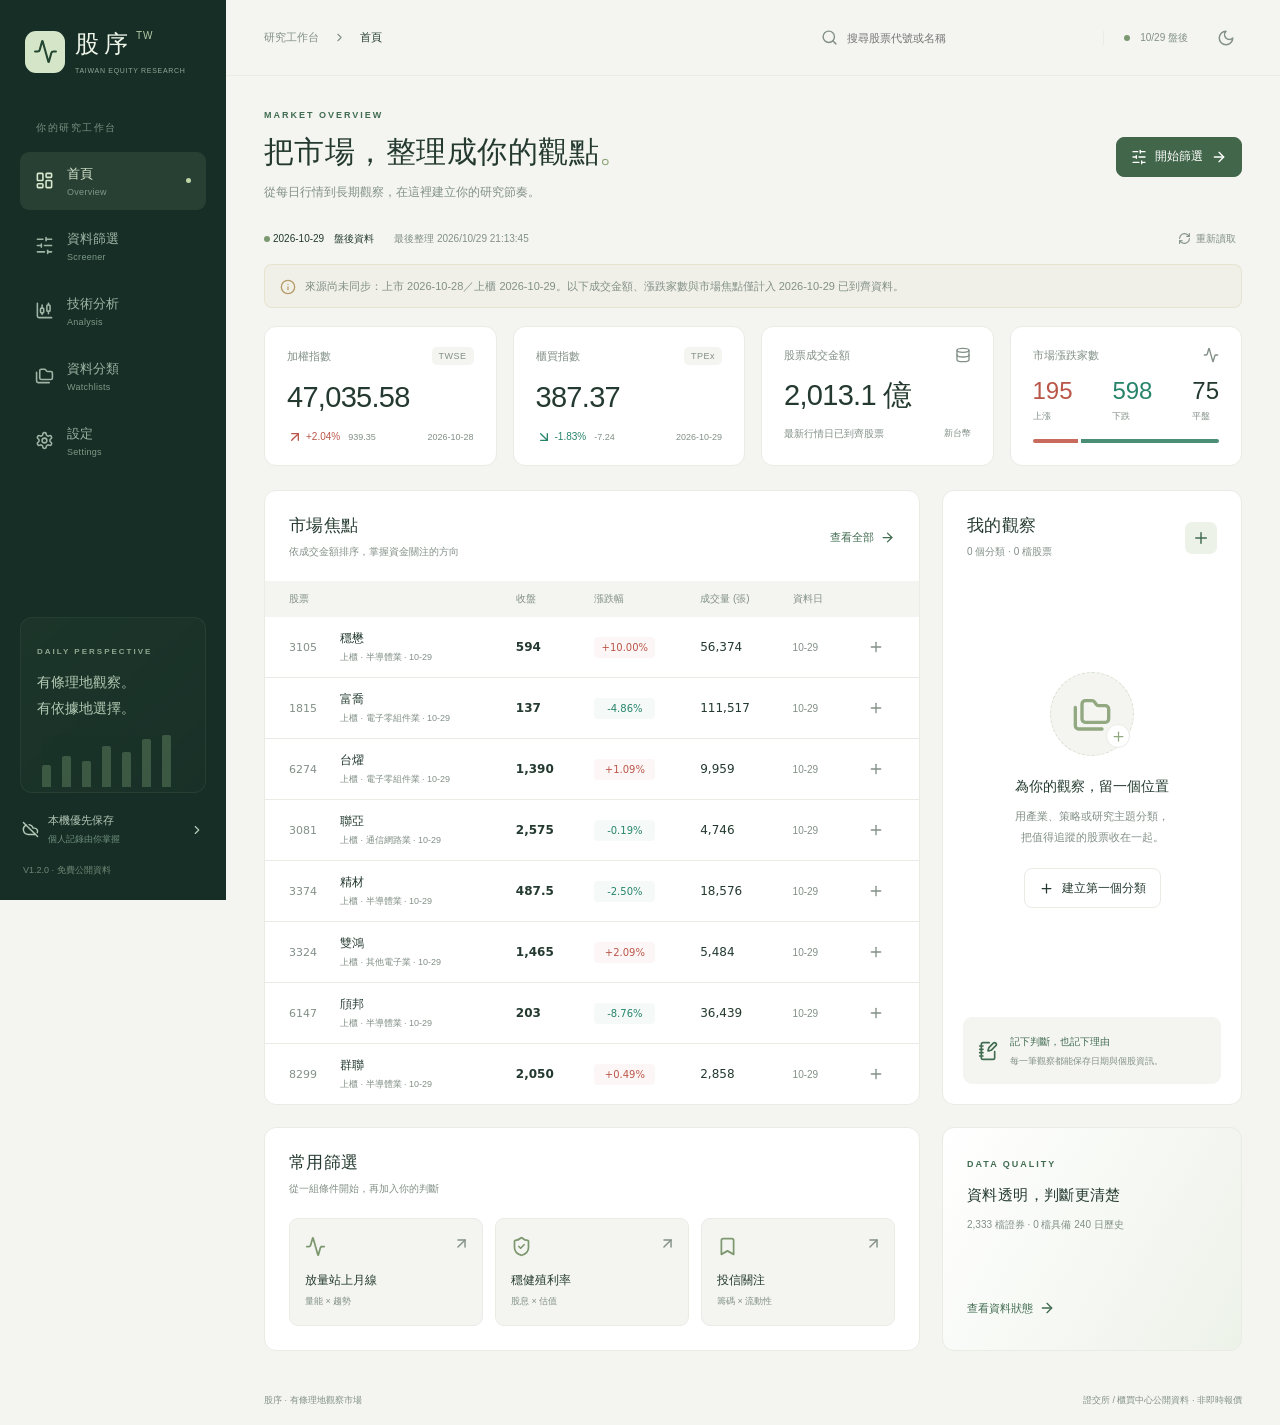
<file: index.html>
<!doctype html><html lang="zh-Hant"><head><meta charset="UTF-8"/><meta name="viewport" content="width=device-width,initial-scale=1,viewport-fit=cover"/><meta name="theme-color" content="#142d28"/><meta name="apple-mobile-web-app-capable" content="yes"/><meta name="apple-mobile-web-app-status-bar-style" content="default"/><meta name="description" content="台股盤後研究工作台：條件篩選、技術分析、分類觀察與私人筆記。"/><link rel="icon" type="image/svg+xml" href="./icon.svg"/><link rel="apple-touch-icon" href="./icon-192.png"/><link rel="manifest" href="./manifest.webmanifest"/><title>股序｜台股研究工作台</title>  <script type="module" crossorigin src="./index-CPgqfp8B.js"></script>
  <link rel="stylesheet" crossorigin href="./index-DztTuJjC.css">
</head><body><div id="root"></div></body></html>
</file>
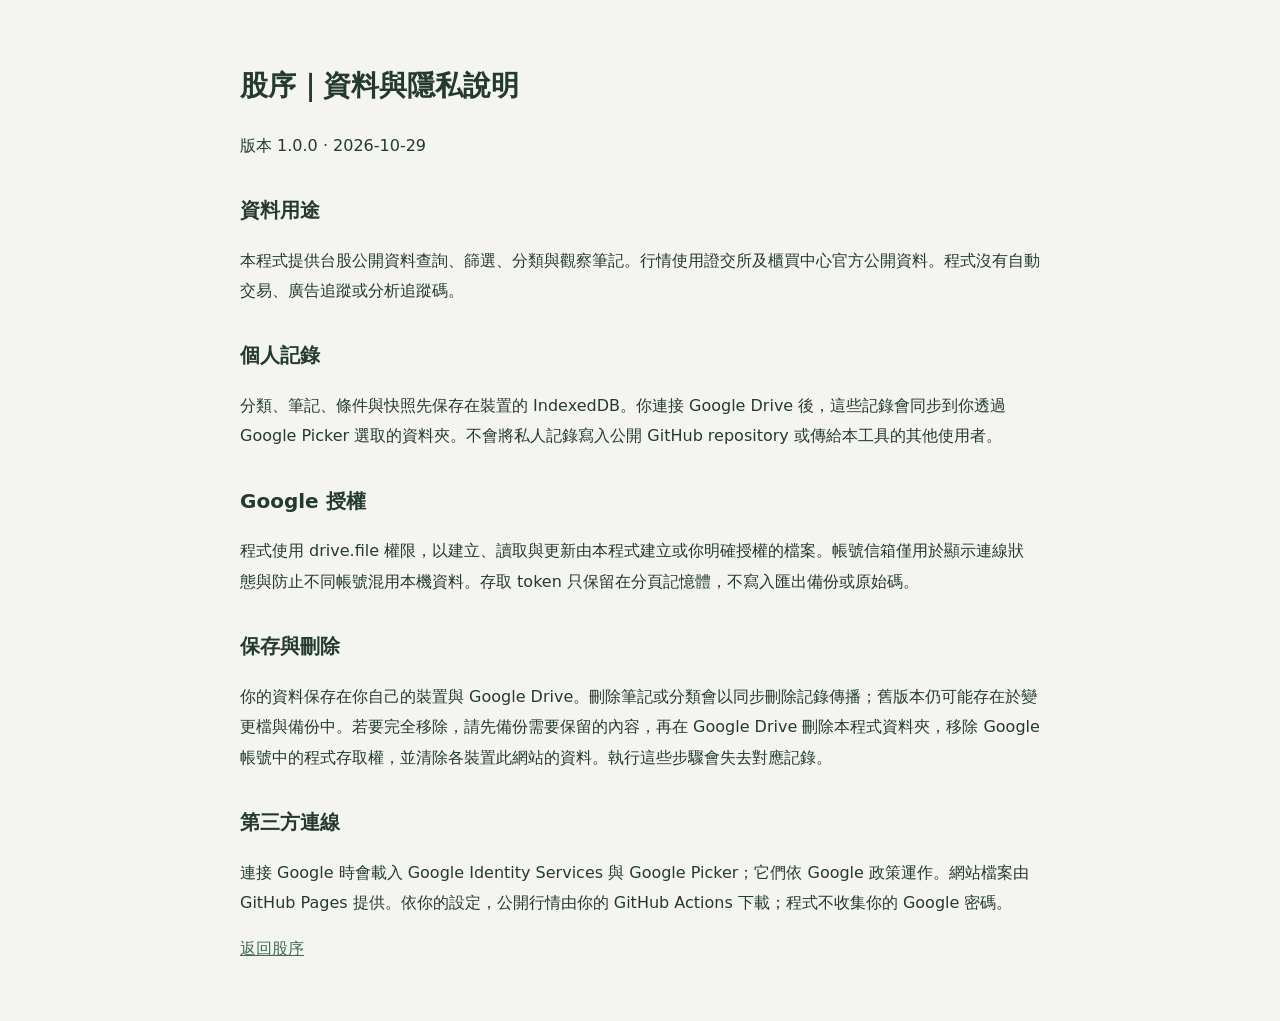
<file: PRIVACY.html>
<!doctype html><html lang="zh-Hant"><meta charset="utf-8"><meta name="viewport" content="width=device-width,initial-scale=1"><title>股序｜資料與隱私說明</title><style>body{font:16px/1.9 system-ui,sans-serif;background:#f4f5f1;color:#243a30;max-width:800px;padding:40px 22px;margin:auto}h1{font-size:28px}h2{font-size:20px;margin-top:30px}a{color:#426c51}</style><h1>股序｜資料與隱私說明</h1><p>版本 1.0.0 · 2026-10-29</p><h2>資料用途</h2><p>本程式提供台股公開資料查詢、篩選、分類與觀察筆記。行情使用證交所及櫃買中心官方公開資料。程式沒有自動交易、廣告追蹤或分析追蹤碼。</p><h2>個人記錄</h2><p>分類、筆記、條件與快照先保存在裝置的 IndexedDB。你連接 Google Drive 後，這些記錄會同步到你透過 Google Picker 選取的資料夾。不會將私人記錄寫入公開 GitHub repository 或傳給本工具的其他使用者。</p><h2>Google 授權</h2><p>程式使用 drive.file 權限，以建立、讀取與更新由本程式建立或你明確授權的檔案。帳號信箱僅用於顯示連線狀態與防止不同帳號混用本機資料。存取 token 只保留在分頁記憶體，不寫入匯出備份或原始碼。</p><h2>保存與刪除</h2><p>你的資料保存在你自己的裝置與 Google Drive。刪除筆記或分類會以同步刪除記錄傳播；舊版本仍可能存在於變更檔與備份中。若要完全移除，請先備份需要保留的內容，再在 Google Drive 刪除本程式資料夾，移除 Google 帳號中的程式存取權，並清除各裝置此網站的資料。執行這些步驟會失去對應記錄。</p><h2>第三方連線</h2><p>連接 Google 時會載入 Google Identity Services 與 Google Picker；它們依 Google 政策運作。網站檔案由 GitHub Pages 提供。依你的設定，公開行情由你的 GitHub Actions 下載；程式不收集你的 Google 密碼。</p><p><a href="./">返回股序</a></p></html>
</file>
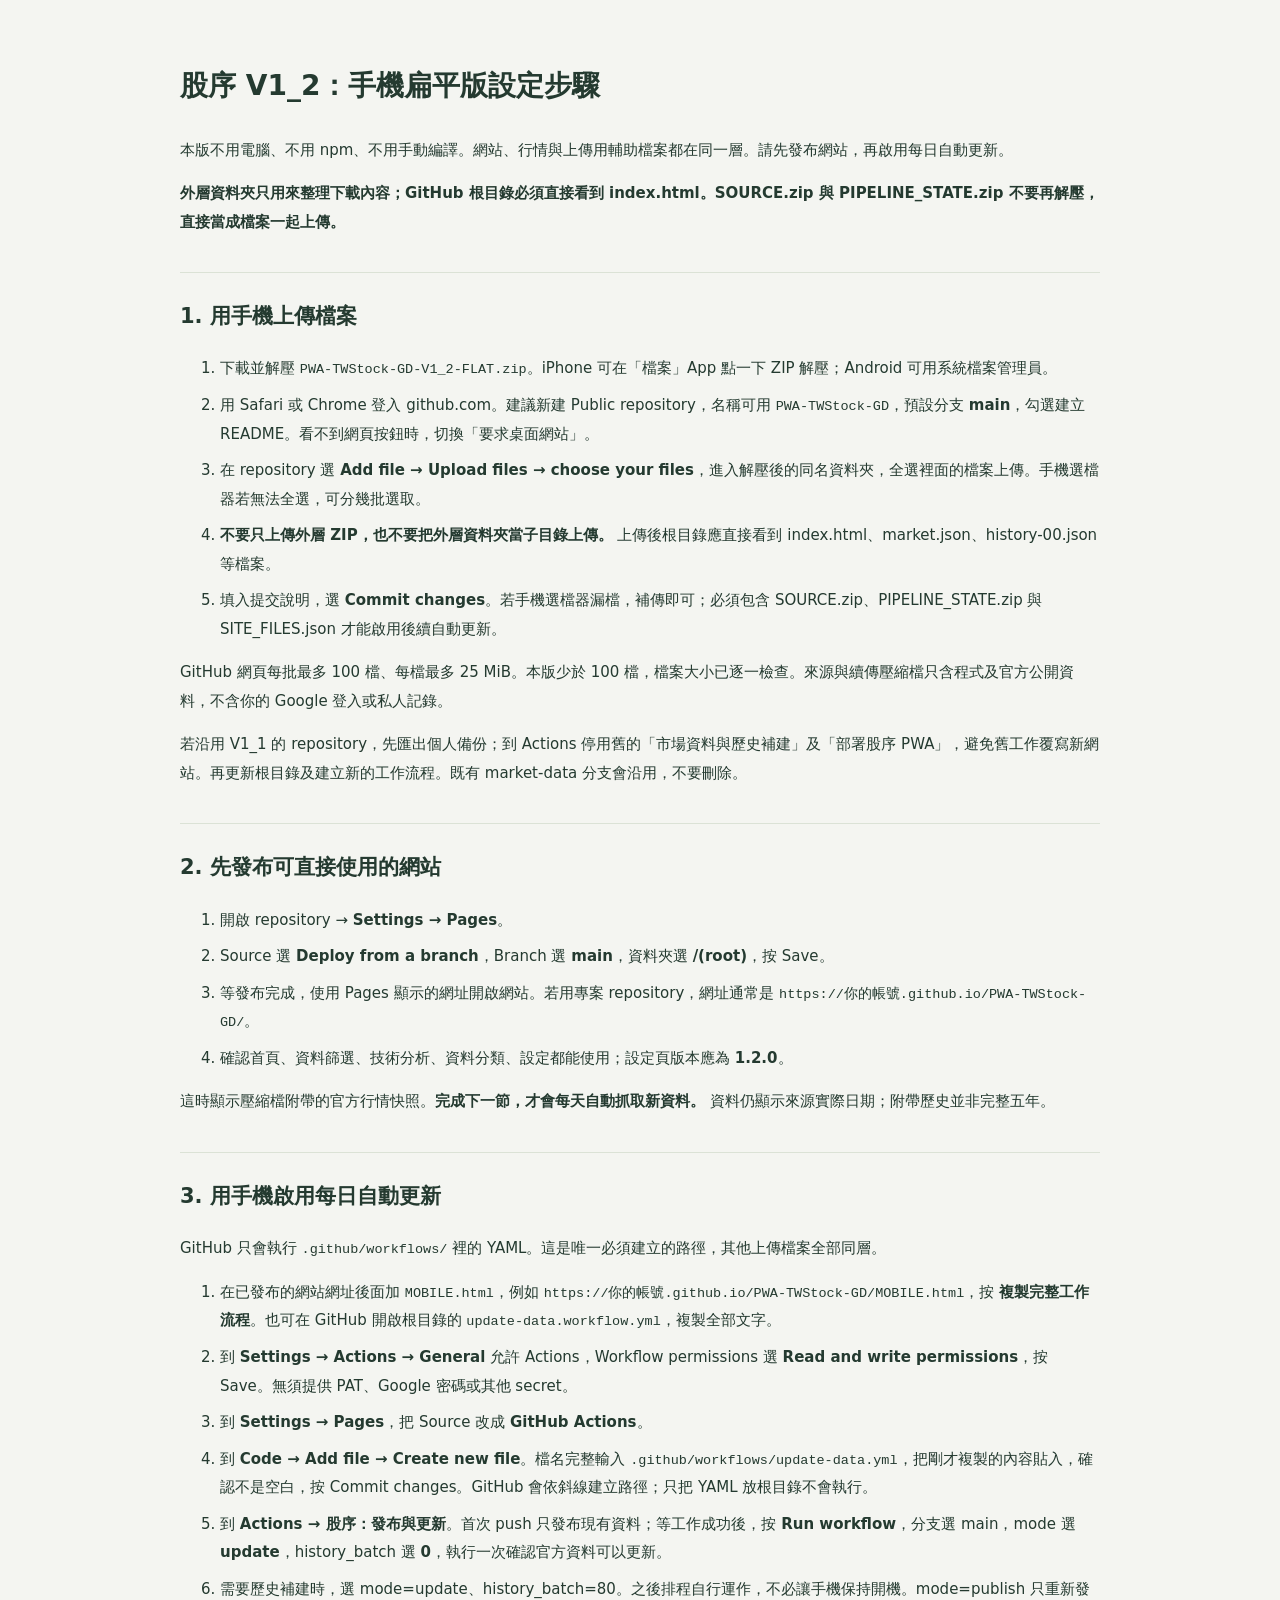
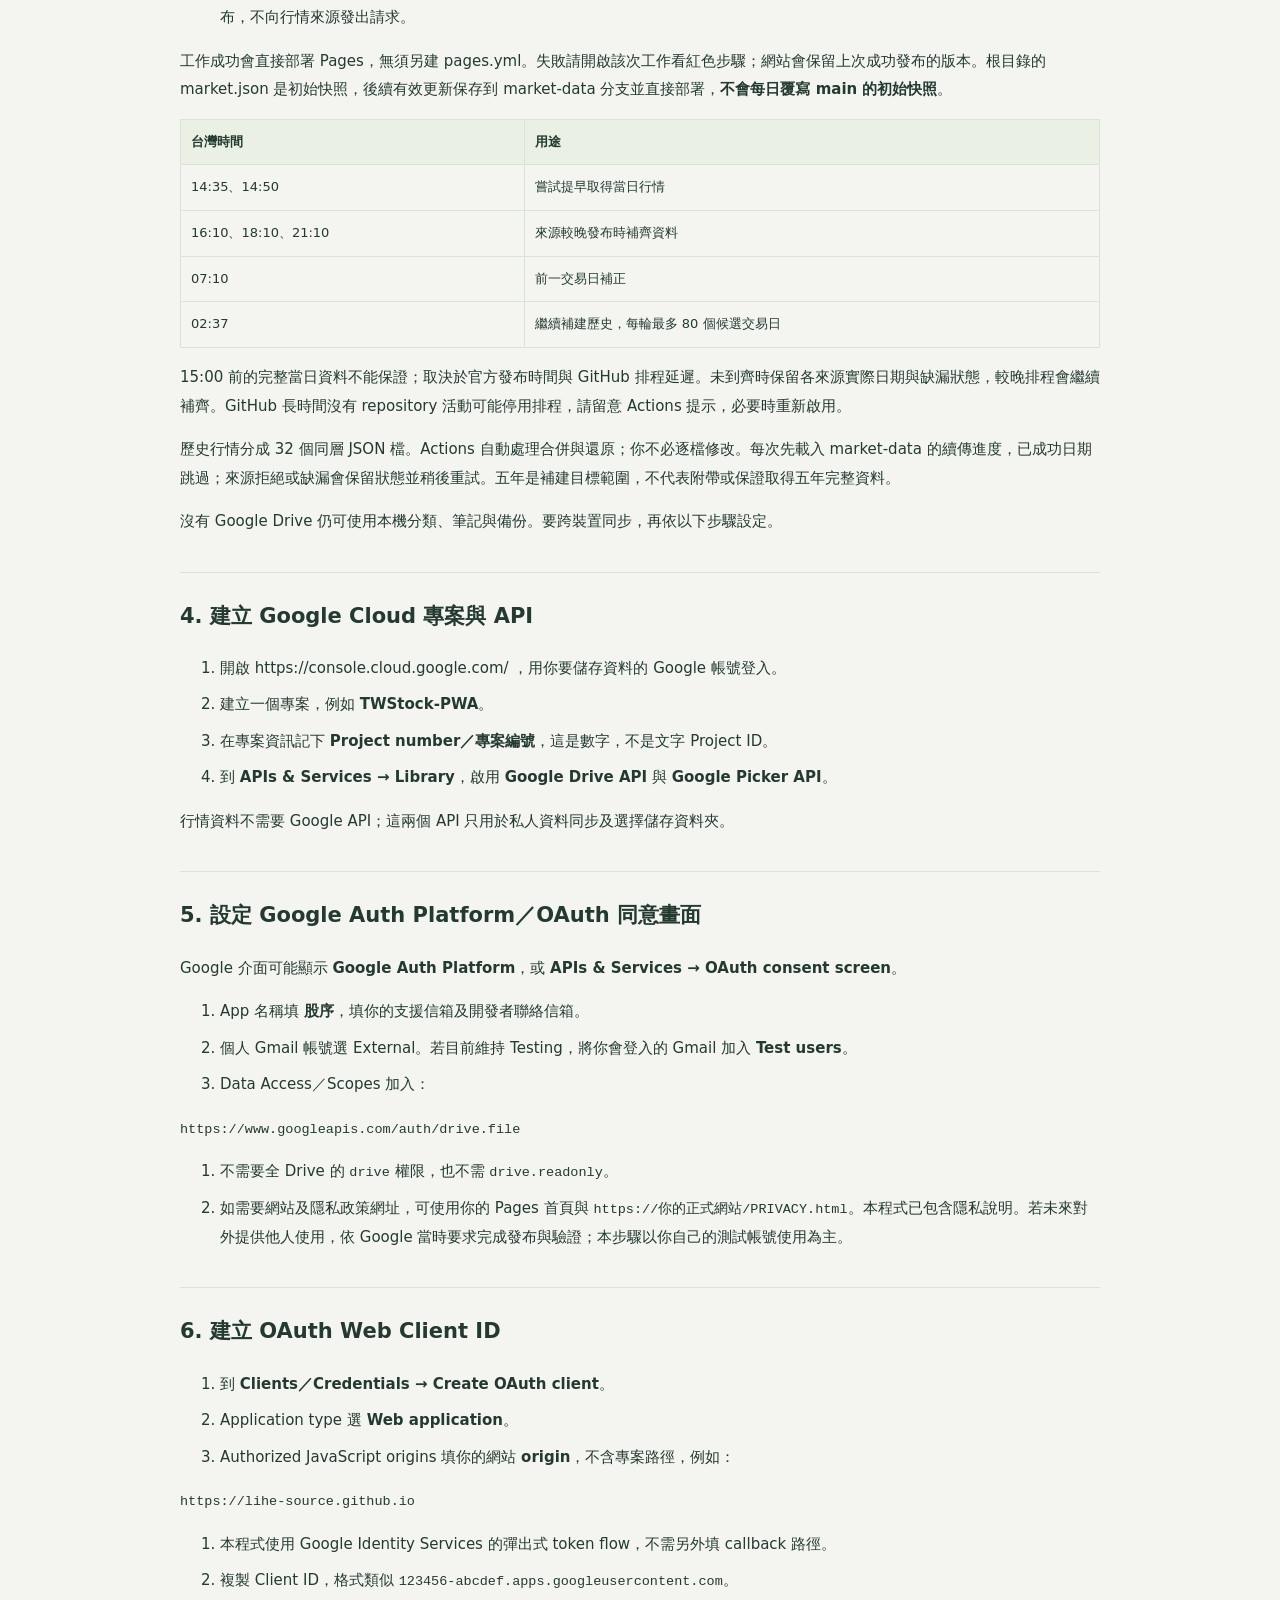
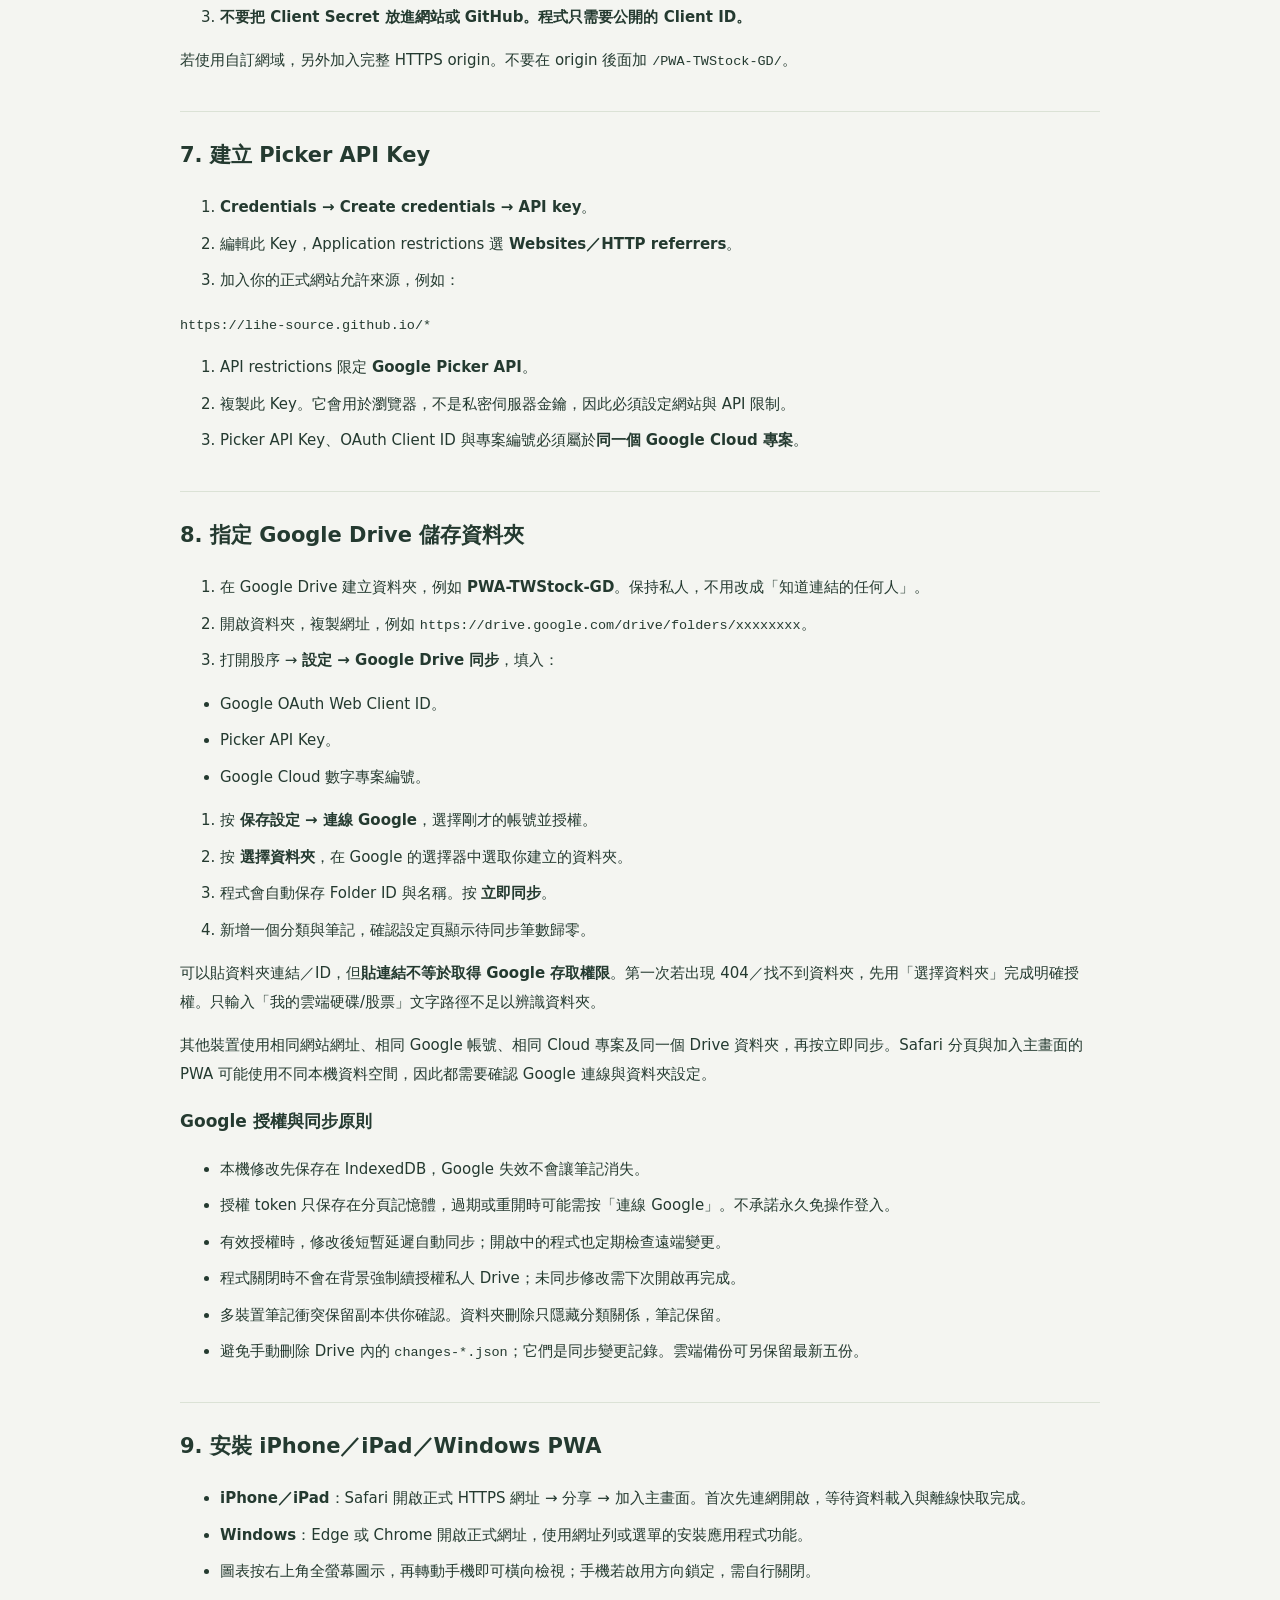
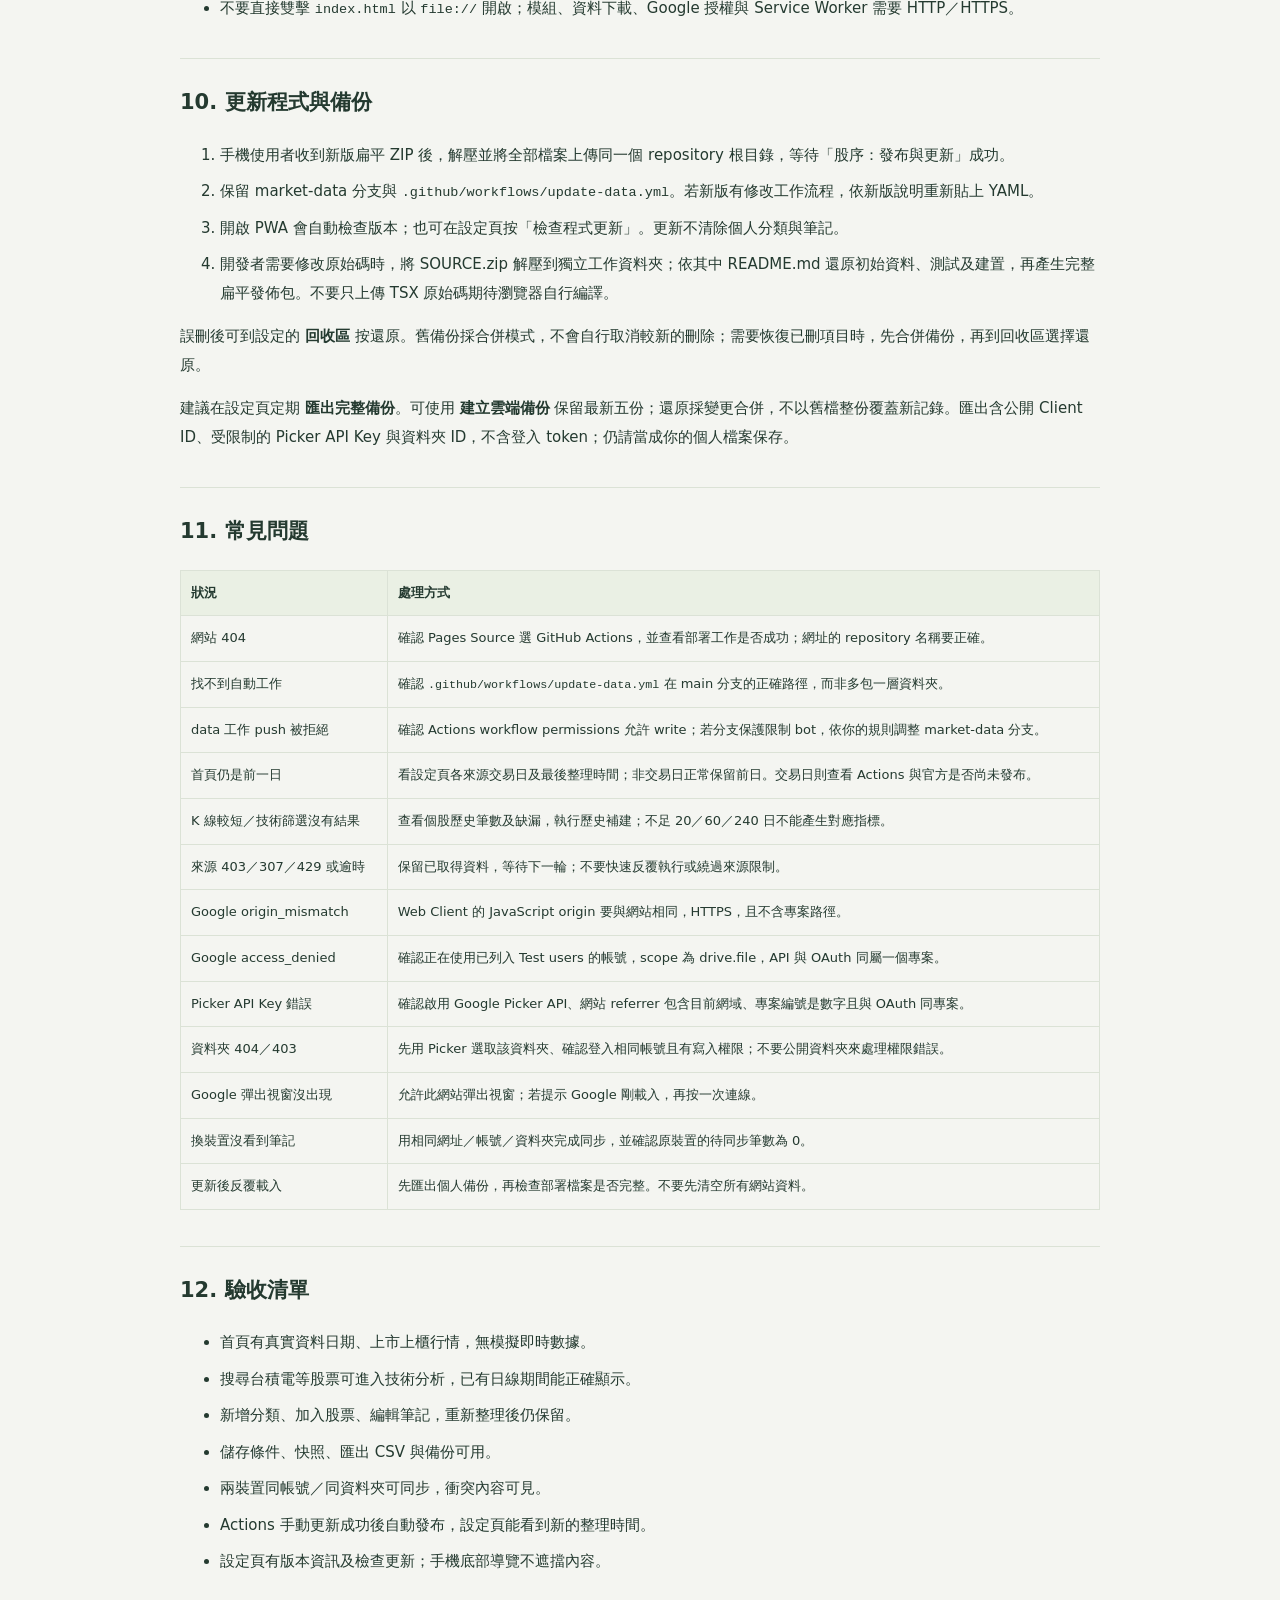
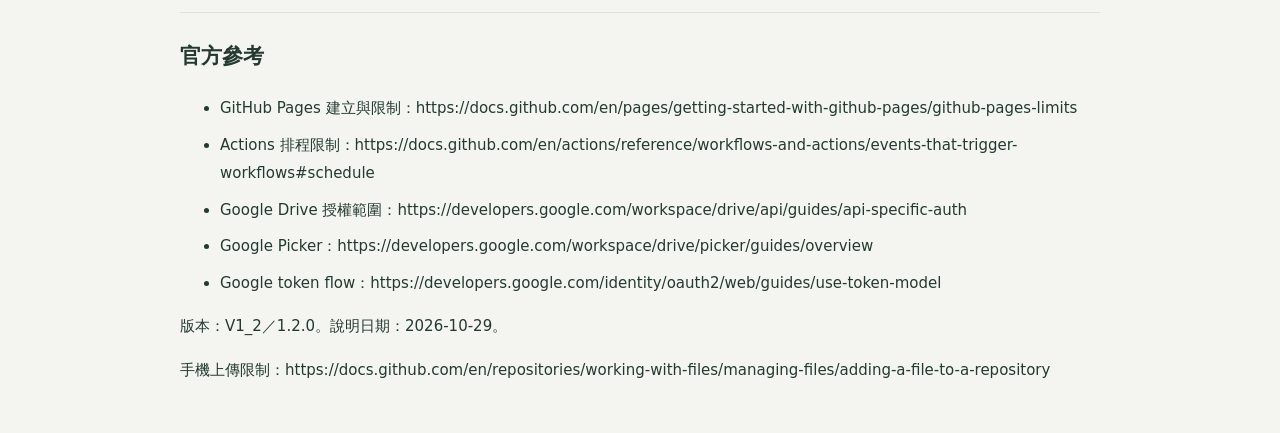
<file: SETUP.html>
<!doctype html><html lang="zh-Hant"><head><meta charset="utf-8"><meta name="viewport" content="width=device-width,initial-scale=1"><title>股序 V1_2｜完整設定步驟</title><style>body{font:15px/1.9 system-ui,sans-serif;background:#f4f5f1;color:#243a30;max-width:920px;padding:36px 20px;margin:auto}h1{font-size:28px}h2{font-size:21px;border-top:1px solid #dbe2d6;padding-top:24px;margin-top:36px}h3{font-size:17px}a{color:#426c51;overflow-wrap:anywhere}pre{background:#fff;border:1px solid #dbe2d6;padding:18px;border-radius:8px;overflow:auto;font:13px/1.8 ui-monospace,system-ui}.table{overflow:auto}table{border-collapse:collapse;width:100%;font-size:13px}td,th{border:1px solid #dbe2d6;padding:10px;text-align:left}th{background:#eaf0e4}code{font-size:.9em;overflow-wrap:anywhere}p,li{overflow-wrap:anywhere}li{margin:8px 0}</style></head><body><article><h1>股序 V1_2：手機扁平版設定步驟</h1><p>本版不用電腦、不用 npm、不用手動編譯。網站、行情與上傳用輔助檔案都在同一層。請先發布網站，再啟用每日自動更新。</p><p><strong>外層資料夾只用來整理下載內容；GitHub 根目錄必須直接看到 index.html。SOURCE.zip 與 PIPELINE_STATE.zip 不要再解壓，直接當成檔案一起上傳。</strong></p><h2>1. 用手機上傳檔案</h2><ol><li>下載並解壓 <code>PWA-TWStock-GD-V1_2-FLAT.zip</code>。iPhone 可在「檔案」App 點一下 ZIP 解壓；Android 可用系統檔案管理員。</li><li>用 Safari 或 Chrome 登入 github.com。建議新建 Public repository，名稱可用 <code>PWA-TWStock-GD</code>，預設分支 <strong>main</strong>，勾選建立 README。看不到網頁按鈕時，切換「要求桌面網站」。</li><li>在 repository 選 <strong>Add file → Upload files → choose your files</strong>，進入解壓後的同名資料夾，全選裡面的檔案上傳。手機選檔器若無法全選，可分幾批選取。</li><li><strong>不要只上傳外層 ZIP，也不要把外層資料夾當子目錄上傳。</strong> 上傳後根目錄應直接看到 index.html、market.json、history-00.json 等檔案。</li><li>填入提交說明，選 <strong>Commit changes</strong>。若手機選檔器漏檔，補傳即可；必須包含 SOURCE.zip、PIPELINE_STATE.zip 與 SITE_FILES.json 才能啟用後續自動更新。</li></ol><p>GitHub 網頁每批最多 100 檔、每檔最多 25 MiB。本版少於 100 檔，檔案大小已逐一檢查。來源與續傳壓縮檔只含程式及官方公開資料，不含你的 Google 登入或私人記錄。</p><p>若沿用 V1_1 的 repository，先匯出個人備份；到 Actions 停用舊的「市場資料與歷史補建」及「部署股序 PWA」，避免舊工作覆寫新網站。再更新根目錄及建立新的工作流程。既有 market-data 分支會沿用，不要刪除。</p><h2>2. 先發布可直接使用的網站</h2><ol><li>開啟 repository → <strong>Settings → Pages</strong>。</li><li>Source 選 <strong>Deploy from a branch</strong>，Branch 選 <strong>main</strong>，資料夾選 <strong>/(root)</strong>，按 Save。</li><li>等發布完成，使用 Pages 顯示的網址開啟網站。若用專案 repository，網址通常是 <code>https://你的帳號.github.io/PWA-TWStock-GD/</code>。</li><li>確認首頁、資料篩選、技術分析、資料分類、設定都能使用；設定頁版本應為 <strong>1.2.0</strong>。</li></ol><p>這時顯示壓縮檔附帶的官方行情快照。<strong>完成下一節，才會每天自動抓取新資料。</strong> 資料仍顯示來源實際日期；附帶歷史並非完整五年。</p><h2>3. 用手機啟用每日自動更新</h2><p>GitHub 只會執行 <code>.github/workflows/</code> 裡的 YAML。這是唯一必須建立的路徑，其他上傳檔案全部同層。</p><ol><li>在已發布的網站網址後面加 <code>MOBILE.html</code>，例如 <code>https://你的帳號.github.io/PWA-TWStock-GD/MOBILE.html</code>，按 <strong>複製完整工作流程</strong>。也可在 GitHub 開啟根目錄的 <code>update-data.workflow.yml</code>，複製全部文字。</li><li>到 <strong>Settings → Actions → General</strong> 允許 Actions，Workflow permissions 選 <strong>Read and write permissions</strong>，按 Save。無須提供 PAT、Google 密碼或其他 secret。</li><li>到 <strong>Settings → Pages</strong>，把 Source 改成 <strong>GitHub Actions</strong>。</li><li>到 <strong>Code → Add file → Create new file</strong>。檔名完整輸入 <code>.github/workflows/update-data.yml</code>，把剛才複製的內容貼入，確認不是空白，按 Commit changes。GitHub 會依斜線建立路徑；只把 YAML 放根目錄不會執行。</li><li>到 <strong>Actions → 股序：發布與更新</strong>。首次 push 只發布現有資料；等工作成功後，按 <strong>Run workflow</strong>，分支選 main，mode 選 <strong>update</strong>，history_batch 選 <strong>0</strong>，執行一次確認官方資料可以更新。</li><li>需要歷史補建時，選 mode=update、history_batch=80。之後排程自行運作，不必讓手機保持開機。mode=publish 只重新發布，不向行情來源發出請求。</li></ol><p>工作成功會直接部署 Pages，無須另建 pages.yml。失敗請開啟該次工作看紅色步驟；網站會保留上次成功發布的版本。根目錄的 market.json 是初始快照，後續有效更新保存到 market-data 分支並直接部署，<strong>不會每日覆寫 main 的初始快照</strong>。</p><div class="table"><table><thead><tr><th>台灣時間</th><th>用途</th></tr></thead><tbody><tr><td>14:35、14:50</td><td>嘗試提早取得當日行情</td></tr><tr><td>16:10、18:10、21:10</td><td>來源較晚發布時補齊資料</td></tr><tr><td>07:10</td><td>前一交易日補正</td></tr><tr><td>02:37</td><td>繼續補建歷史，每輪最多 80 個候選交易日</td></tr></tbody></table></div><p>15:00 前的完整當日資料不能保證；取決於官方發布時間與 GitHub 排程延遲。未到齊時保留各來源實際日期與缺漏狀態，較晚排程會繼續補齊。GitHub 長時間沒有 repository 活動可能停用排程，請留意 Actions 提示，必要時重新啟用。</p><p>歷史行情分成 32 個同層 JSON 檔。Actions 自動處理合併與還原；你不必逐檔修改。每次先載入 market-data 的續傳進度，已成功日期跳過；來源拒絕或缺漏會保留狀態並稍後重試。五年是補建目標範圍，不代表附帶或保證取得五年完整資料。</p><p>沒有 Google Drive 仍可使用本機分類、筆記與備份。要跨裝置同步，再依以下步驟設定。</p><h2>4. 建立 Google Cloud 專案與 API</h2><ol><li>開啟 https://console.cloud.google.com/ ，用你要儲存資料的 Google 帳號登入。</li><li>建立一個專案，例如 <strong>TWStock-PWA</strong>。</li><li>在專案資訊記下 <strong>Project number／專案編號</strong>，這是數字，不是文字 Project ID。</li><li>到 <strong>APIs &amp; Services → Library</strong>，啟用 <strong>Google Drive API</strong> 與 <strong>Google Picker API</strong>。</li></ol><p>行情資料不需要 Google API；這兩個 API 只用於私人資料同步及選擇儲存資料夾。</p><h2>5. 設定 Google Auth Platform／OAuth 同意畫面</h2><p>Google 介面可能顯示 <strong>Google Auth Platform</strong>，或 <strong>APIs &amp; Services → OAuth consent screen</strong>。</p><ol><li>App 名稱填 <strong>股序</strong>，填你的支援信箱及開發者聯絡信箱。</li><li>個人 Gmail 帳號選 External。若目前維持 Testing，將你會登入的 Gmail 加入 <strong>Test users</strong>。</li><li>Data Access／Scopes 加入：</li></ol><p><code>https://www.googleapis.com/auth/drive.file</code></p><ol><li>不需要全 Drive 的 <code>drive</code> 權限，也不需 <code>drive.readonly</code>。</li><li>如需要網站及隱私政策網址，可使用你的 Pages 首頁與 <code>https://你的正式網站/PRIVACY.html</code>。本程式已包含隱私說明。若未來對外提供他人使用，依 Google 當時要求完成發布與驗證；本步驟以你自己的測試帳號使用為主。</li></ol><h2>6. 建立 OAuth Web Client ID</h2><ol><li>到 <strong>Clients／Credentials → Create OAuth client</strong>。</li><li>Application type 選 <strong>Web application</strong>。</li><li>Authorized JavaScript origins 填你的網站 <strong>origin</strong>，不含專案路徑，例如：</li></ol><p><code>https://lihe-source.github.io</code></p><ol><li>本程式使用 Google Identity Services 的彈出式 token flow，不需另外填 callback 路徑。</li><li>複製 Client ID，格式類似 <code>123456-abcdef.apps.googleusercontent.com</code>。</li><li><strong>不要把 Client Secret 放進網站或 GitHub。程式只需要公開的 Client ID。</strong></li></ol><p>若使用自訂網域，另外加入完整 HTTPS origin。不要在 origin 後面加 <code>/PWA-TWStock-GD/</code>。</p><h2>7. 建立 Picker API Key</h2><ol><li><strong>Credentials → Create credentials → API key</strong>。</li><li>編輯此 Key，Application restrictions 選 <strong>Websites／HTTP referrers</strong>。</li><li>加入你的正式網站允許來源，例如：</li></ol><p><code>https://lihe-source.github.io/*</code></p><ol><li>API restrictions 限定 <strong>Google Picker API</strong>。</li><li>複製此 Key。它會用於瀏覽器，不是私密伺服器金鑰，因此必須設定網站與 API 限制。</li><li>Picker API Key、OAuth Client ID 與專案編號必須屬於<strong>同一個 Google Cloud 專案</strong>。</li></ol><h2>8. 指定 Google Drive 儲存資料夾</h2><ol><li>在 Google Drive 建立資料夾，例如 <strong>PWA-TWStock-GD</strong>。保持私人，不用改成「知道連結的任何人」。</li><li>開啟資料夾，複製網址，例如 <code>https://drive.google.com/drive/folders/xxxxxxxx</code>。</li><li>打開股序 → <strong>設定 → Google Drive 同步</strong>，填入：</li></ol><ul><li>Google OAuth Web Client ID。</li><li>Picker API Key。</li><li>Google Cloud 數字專案編號。</li></ul><ol><li>按 <strong>保存設定 → 連線 Google</strong>，選擇剛才的帳號並授權。</li><li>按 <strong>選擇資料夾</strong>，在 Google 的選擇器中選取你建立的資料夾。</li><li>程式會自動保存 Folder ID 與名稱。按 <strong>立即同步</strong>。</li><li>新增一個分類與筆記，確認設定頁顯示待同步筆數歸零。</li></ol><p>可以貼資料夾連結／ID，但<strong>貼連結不等於取得 Google 存取權限</strong>。第一次若出現 404／找不到資料夾，先用「選擇資料夾」完成明確授權。只輸入「我的雲端硬碟/股票」文字路徑不足以辨識資料夾。</p><p>其他裝置使用相同網站網址、相同 Google 帳號、相同 Cloud 專案及同一個 Drive 資料夾，再按立即同步。Safari 分頁與加入主畫面的 PWA 可能使用不同本機資料空間，因此都需要確認 Google 連線與資料夾設定。</p><h3>Google 授權與同步原則</h3><ul><li>本機修改先保存在 IndexedDB，Google 失效不會讓筆記消失。</li><li>授權 token 只保存在分頁記憶體，過期或重開時可能需按「連線 Google」。不承諾永久免操作登入。</li><li>有效授權時，修改後短暫延遲自動同步；開啟中的程式也定期檢查遠端變更。</li><li>程式關閉時不會在背景強制續授權私人 Drive；未同步修改需下次開啟再完成。</li><li>多裝置筆記衝突保留副本供你確認。資料夾刪除只隱藏分類關係，筆記保留。</li><li>避免手動刪除 Drive 內的 <code>changes-*.json</code>；它們是同步變更記錄。雲端備份可另保留最新五份。</li></ul><h2>9. 安裝 iPhone／iPad／Windows PWA</h2><ul><li><strong>iPhone／iPad</strong>：Safari 開啟正式 HTTPS 網址 → 分享 → 加入主畫面。首次先連網開啟，等待資料載入與離線快取完成。</li><li><strong>Windows</strong>：Edge 或 Chrome 開啟正式網址，使用網址列或選單的安裝應用程式功能。</li><li>圖表按右上角全螢幕圖示，再轉動手機即可橫向檢視；手機若啟用方向鎖定，需自行關閉。</li><li>不要直接雙擊 <code>index.html</code> 以 <code>file://</code> 開啟；模組、資料下載、Google 授權與 Service Worker 需要 HTTP／HTTPS。</li></ul><h2>10. 更新程式與備份</h2><ol><li>手機使用者收到新版扁平 ZIP 後，解壓並將全部檔案上傳同一個 repository 根目錄，等待「股序：發布與更新」成功。</li><li>保留 market-data 分支與 <code>.github/workflows/update-data.yml</code>。若新版有修改工作流程，依新版說明重新貼上 YAML。</li><li>開啟 PWA 會自動檢查版本；也可在設定頁按「檢查程式更新」。更新不清除個人分類與筆記。</li><li>開發者需要修改原始碼時，將 SOURCE.zip 解壓到獨立工作資料夾；依其中 README.md 還原初始資料、測試及建置，再產生完整扁平發佈包。不要只上傳 TSX 原始碼期待瀏覽器自行編譯。</li></ol><p>誤刪後可到設定的 <strong>回收區</strong> 按還原。舊備份採合併模式，不會自行取消較新的刪除；需要恢復已刪項目時，先合併備份，再到回收區選擇還原。</p><p>建議在設定頁定期 <strong>匯出完整備份</strong>。可使用 <strong>建立雲端備份</strong> 保留最新五份；還原採變更合併，不以舊檔整份覆蓋新記錄。匯出含公開 Client ID、受限制的 Picker API Key 與資料夾 ID，不含登入 token；仍請當成你的個人檔案保存。</p><h2>11. 常見問題</h2><div class="table"><table><thead><tr><th>狀況</th><th>處理方式</th></tr></thead><tbody><tr><td>網站 404</td><td>確認 Pages Source 選 GitHub Actions，並查看部署工作是否成功；網址的 repository 名稱要正確。</td></tr><tr><td>找不到自動工作</td><td>確認 <code>.github/workflows/update-data.yml</code> 在 main 分支的正確路徑，而非多包一層資料夾。</td></tr><tr><td>data 工作 push 被拒絕</td><td>確認 Actions workflow permissions 允許 write；若分支保護限制 bot，依你的規則調整 market-data 分支。</td></tr><tr><td>首頁仍是前一日</td><td>看設定頁各來源交易日及最後整理時間；非交易日正常保留前日。交易日則查看 Actions 與官方是否尚未發布。</td></tr><tr><td>K 線較短／技術篩選沒有結果</td><td>查看個股歷史筆數及缺漏，執行歷史補建；不足 20／60／240 日不能產生對應指標。</td></tr><tr><td>來源 403／307／429 或逾時</td><td>保留已取得資料，等待下一輪；不要快速反覆執行或繞過來源限制。</td></tr><tr><td>Google origin_mismatch</td><td>Web Client 的 JavaScript origin 要與網站相同，HTTPS，且不含專案路徑。</td></tr><tr><td>Google access_denied</td><td>確認正在使用已列入 Test users 的帳號，scope 為 drive.file，API 與 OAuth 同屬一個專案。</td></tr><tr><td>Picker API Key 錯誤</td><td>確認啟用 Google Picker API、網站 referrer 包含目前網域、專案編號是數字且與 OAuth 同專案。</td></tr><tr><td>資料夾 404／403</td><td>先用 Picker 選取該資料夾、確認登入相同帳號且有寫入權限；不要公開資料夾來處理權限錯誤。</td></tr><tr><td>Google 彈出視窗沒出現</td><td>允許此網站彈出視窗；若提示 Google 剛載入，再按一次連線。</td></tr><tr><td>換裝置沒看到筆記</td><td>用相同網址／帳號／資料夾完成同步，並確認原裝置的待同步筆數為 0。</td></tr><tr><td>更新後反覆載入</td><td>先匯出個人備份，再檢查部署檔案是否完整。不要先清空所有網站資料。</td></tr></tbody></table></div><h2>12. 驗收清單</h2><ul><li>首頁有真實資料日期、上市上櫃行情，無模擬即時數據。</li><li>搜尋台積電等股票可進入技術分析，已有日線期間能正確顯示。</li><li>新增分類、加入股票、編輯筆記，重新整理後仍保留。</li><li>儲存條件、快照、匯出 CSV 與備份可用。</li><li>兩裝置同帳號／同資料夾可同步，衝突內容可見。</li><li>Actions 手動更新成功後自動發布，設定頁能看到新的整理時間。</li><li>設定頁有版本資訊及檢查更新；手機底部導覽不遮擋內容。</li></ul><h2>官方參考</h2><ul><li>GitHub Pages 建立與限制：https://docs.github.com/en/pages/getting-started-with-github-pages/github-pages-limits</li><li>Actions 排程限制：https://docs.github.com/en/actions/reference/workflows-and-actions/events-that-trigger-workflows#schedule</li><li>Google Drive 授權範圍：https://developers.google.com/workspace/drive/api/guides/api-specific-auth</li><li>Google Picker：https://developers.google.com/workspace/drive/picker/guides/overview</li><li>Google token flow：https://developers.google.com/identity/oauth2/web/guides/use-token-model</li></ul><p>版本：V1_2／1.2.0。說明日期：2026-10-29。</p><p>手機上傳限制：https://docs.github.com/en/repositories/working-with-files/managing-files/adding-a-file-to-a-repository</p></article></body></html>
</file>
<file: index-DztTuJjC.css>
:root{font-family:Inter,Noto Sans TC,-apple-system,BlinkMacSystemFont,Segoe UI,sans-serif;color:#243a30;background:#f4f5f1;font-synthesis:none;font-size:14px;--bg:#f4f5f1;--panel:#fff;--ink:#243a30;--muted:#829087;--border:#e8ece5;--accent:#426c51;--soft:#edf2e9;--up:#ba5649;--down:#27846a;--sidebar:#172e26;--shadow:0 12px 38px #1831250a;color-scheme:light}:root[data-theme=dark]{--bg:#10221b;--panel:#182f25;--ink:#e2ebe2;--muted:#9bb0a2;--border:#2b4437;--accent:#a5c79b;--soft:#2b4330;--up:#ec9b8d;--down:#7acfb0;--sidebar:#0e211a;--shadow:none;color-scheme:dark}*{box-sizing:border-box}body{margin:0;min-width:320px}button,input,select,textarea{font:inherit}button,a,input,select,textarea{-webkit-tap-highlight-color:transparent}button{cursor:pointer;border:0;background:none;color:inherit;touch-action:manipulation}button:disabled{opacity:.42;cursor:not-allowed}a{color:inherit;text-decoration:none}input,select,textarea{color:var(--ink);background:var(--panel);border:1px solid var(--border);border-radius:8px;padding:10px 12px;min-height:42px;outline:0;max-width:100%}input:focus,select:focus,textarea:focus{border-color:#83a378;box-shadow:0 0 0 3px #83a3781a}input[type=checkbox]{width:16px;height:16px;min-height:16px;accent-color:var(--accent);margin:0;cursor:pointer}textarea{resize:vertical;line-height:1.8}label{font-size:12px;color:var(--muted)}h1,h2,h3,p{margin:0}h1{font-size:30px;line-height:1.5;font-weight:600;letter-spacing:.015em}h2{font-size:17px;font-weight:600;letter-spacing:.025em}h3{font-size:16px;font-weight:600}p{line-height:1.8}small{font-size:11px}svg{flex-shrink:0}button:focus-visible,a:focus-visible{outline:2px solid #7a9d73;outline-offset:3px}::selection{background:#b5ceb0;color:#142d28}.app-shell{display:flex;min-height:100dvh}.sidebar{width:226px;flex-shrink:0;background:var(--sidebar);color:#cad7cc;position:fixed;inset:0 auto 0 0;display:flex;flex-direction:column;padding:30px 20px 18px;z-index:30}.brand{display:flex;align-items:center;gap:10px;padding:0 5px 34px}.brand-mark{width:40px;height:42px;background:#d5e6c8;border-radius:11px;color:#234632;display:grid;place-items:center}.brand strong{font-size:24px;letter-spacing:5px;color:#eff5e9;display:block;font-weight:600;line-height:1.2}.brand strong span{font:10px Inter,sans-serif;letter-spacing:1px;vertical-align:top;margin-left:3px;color:#b5caa8}.brand small{font-size:7px;letter-spacing:.7px;display:block;margin-top:8px;color:#8fa795}.sidebar-label{font-size:10px;letter-spacing:1.5px;color:#769080;padding:13px 16px 17px}.sidebar nav{display:flex;flex-direction:column;gap:7px}.sidebar nav>button{display:flex;align-items:center;gap:13px;padding:13px 15px;text-align:left;border-radius:9px;position:relative;color:#9fb4a5;min-height:55px}.sidebar nav>button:hover{background:#ffffff09}.sidebar nav>button.active{background:#c1d7b619;color:#d9e9ce}.sidebar nav button span:not(.nav-dot){font-weight:500;font-size:13px}.sidebar nav small{font:9px Inter,sans-serif;display:block;letter-spacing:.3px;margin-top:4px;color:#7c9986}.nav-dot{width:5px;height:5px;background:#bed6a6;border-radius:50%;margin-left:auto}.sidebar-bottom{margin-top:auto;padding-top:35px}.sidebar-note{padding:23px 16px 5px;background:linear-gradient(140deg,#27433255,#1b342a77);border:1px solid #52735b33;border-radius:12px;overflow:hidden}.sidebar-note .eyebrow{font-size:8px;color:#8fa78f}.sidebar-note p{font-size:14px;margin-top:12px;line-height:1.9;color:#b5cbb5}.mini-chart{display:flex;align-items:flex-end;gap:11px;height:65px;opacity:.4;padding:15px 5px 0}.mini-chart i{width:9px;background:#71936d;border-radius:2px 2px 0 0;height:22px}.mini-chart i:nth-child(2){height:31px}.mini-chart i:nth-child(3){height:26px}.mini-chart i:nth-child(4){height:41px}.mini-chart i:nth-child(5){height:35px}.mini-chart i:nth-child(6){height:48px}.mini-chart i:nth-child(7){height:52px}.sync-mini{display:flex;align-items:center;text-align:left;gap:9px;width:100%;padding:20px 2px 13px;color:#b4c8b7}.sync-mini span{font-size:11px;flex:1}.sync-mini small{display:block;color:#708f7d;font-size:9px;margin-top:5px}.version-mini{font-size:9px;color:#6f8776;display:block;padding:5px 3px}.workspace{margin-left:226px;min-width:0;flex:1}.topbar{height:76px;padding:0 38px;display:flex;align-items:center;gap:22px;border-bottom:1px solid var(--border);background:var(--bg);position:sticky;top:0;z-index:20}.breadcrumb{display:flex;align-items:center;gap:14px;font-size:11px;color:var(--muted);white-space:nowrap}.breadcrumb span{color:var(--ink)}.global-search{position:relative;display:flex;align-items:center;gap:9px;margin-left:auto;width:260px;color:var(--muted)}.global-search input{width:100%;background:transparent;border:0;padding:10px 0;font-size:11px;box-shadow:none}.search-results{position:absolute;top:100%;left:-15px;right:-15px;background:var(--panel);border:1px solid var(--border);padding:7px;border-radius:10px;box-shadow:var(--shadow);color:var(--ink);z-index:45}.search-results button{display:flex;width:100%;padding:13px 8px;justify-content:space-between;border-radius:6px;font-size:12px;gap:8px}.search-results button:hover{background:var(--soft)}.search-results p{padding:15px;font-size:12px}.top-status{display:flex;align-items:center;gap:7px;font-size:10px;color:var(--muted);white-space:nowrap;border-left:1px solid var(--border);padding-left:20px}.status-dot{display:inline-block;width:6px;height:6px;border-radius:50%;background:#7a9971;margin-right:3px}.status-dot.waiting{background:#b39e6c}.mobile-brand,.bottom-nav{display:none}main{padding:34px 38px 18px;max-width:1620px;margin:0 auto}.page-heading{display:flex;align-items:center;justify-content:space-between;gap:20px;margin-bottom:27px}.eyebrow{font-size:9px;letter-spacing:2px;font-weight:600;color:var(--accent);margin-bottom:9px}.page-heading h1 span{color:#8da477}.page-heading p{color:var(--muted);font-size:12px;margin-top:8px}.btn{border:1px solid var(--border);background:var(--panel);padding:10px 14px;display:inline-flex;align-items:center;justify-content:center;gap:8px;border-radius:8px;white-space:nowrap;font-size:12px;min-height:40px;font-weight:500;transition:background .15s}.btn:hover{background:var(--soft)}.btn.primary{background:#42664a;border-color:#42664a;color:#fff}.btn.primary:hover{background:#36583e}.btn.danger{color:#b45d50;background:#b45d500a;border-color:#b45d5022}.icon-btn{display:inline-flex;align-items:center;justify-content:center;min-width:32px;min-height:32px;border-radius:7px;padding:6px;color:var(--muted)}.icon-btn:hover{background:var(--soft);color:var(--ink)}.icon-btn.soft{background:var(--soft);color:var(--accent)}.text-btn{display:inline-flex;align-items:center;gap:6px;font-size:11px;color:var(--accent);min-height:32px;padding:4px 0}.actions{display:flex;align-items:center;gap:8px;flex-wrap:wrap}.market-status{display:flex;gap:20px;align-items:center;padding-bottom:17px;font-size:10px;color:var(--muted)}.market-status>span:first-child{color:var(--ink)}.market-status button{display:flex;align-items:center;gap:5px;font-size:10px;margin-left:auto}.overview-grid{display:grid;grid-template-columns:repeat(4,minmax(0,1fr));gap:16px;margin-bottom:24px}.metric-card{background:var(--panel);border:1px solid var(--border);border-radius:12px;padding:20px 22px;min-height:140px}.metric-top{display:flex;align-items:center;justify-content:space-between;font-size:11px;color:var(--muted);margin-bottom:14px}.pill{display:inline-flex;align-items:center;border-radius:5px;background:var(--soft);color:var(--accent);padding:4px 7px;font-size:10px;font-weight:500;white-space:nowrap}.pill.muted{background:var(--bg);color:var(--muted);font-size:9px;letter-spacing:.5px}.metric-number{font-family:Inter,Segoe UI,sans-serif;letter-spacing:-.7px;font-size:29px;font-weight:500;line-height:1.25;font-variant-numeric:tabular-nums}.metric-bottom{display:flex;justify-content:space-between;align-items:center;font-size:10px;margin-top:13px;color:var(--muted)}.metric-bottom>span{display:flex;align-items:center;gap:3px}.metric-bottom small{font-size:9px}.metric-bottom span small{margin-left:5px;color:var(--muted)}.up{color:var(--up)!important}.down{color:var(--down)!important}.breadth-values{display:flex;justify-content:space-between}.breadth-values b{font:24px Inter,sans-serif;font-weight:500}.breadth-values small{display:block;font:9px Noto Sans TC,sans-serif;margin-top:5px;color:var(--muted)}.breadth-bar{height:4px;display:flex;gap:3px;margin-top:16px}.breadth-bar span:first-child{background:#c86a5c;border-radius:3px 0 0 3px}.breadth-bar span:last-child{background:#498e75;border-radius:0 3px 3px 0}.home-columns{display:grid;grid-template-columns:minmax(0,1fr) 300px;gap:22px;margin-bottom:22px}.panel{background:var(--panel);border:1px solid var(--border);border-radius:12px;overflow:hidden}.panel-heading{display:flex;align-items:center;justify-content:space-between;gap:16px;padding:23px 24px 20px}.panel-heading p{font-size:10px;color:var(--muted);margin-top:6px}.panel-heading h2{display:flex;align-items:center;gap:9px}.panel-heading>.text-btn{white-space:nowrap}.table-wrap{width:100%;overflow:auto;overscroll-behavior-x:contain}table{border-collapse:collapse;width:100%;font-size:12px;text-align:left;font-variant-numeric:tabular-nums}thead{background:var(--bg);color:var(--muted);font-size:10px;font-weight:400}th{padding:11px 14px;font-weight:400;white-space:nowrap}th:first-child,td:first-child{padding-left:24px}th:last-child,td:last-child{padding-right:18px}th button{display:flex;align-items:center;gap:3px;font-size:10px;white-space:nowrap;padding:0}td{padding:13px 14px;border-bottom:1px solid var(--border);white-space:nowrap}tbody tr:last-child td{border-bottom:0}tbody tr:hover{background:var(--bg)}.stock-name{display:flex;align-items:center;gap:12px;text-align:left;padding:0;min-height:33px}.ticker{min-width:39px;font-family:Inter,system-ui,sans-serif;color:var(--muted);font-size:11px}.stock-name b{font-size:12px;font-weight:500}.stock-name small{display:block;font-size:9px;color:var(--muted);margin-top:4px}.numeric{font-family:Inter,system-ui,sans-serif;font-size:12px}.strong{font-weight:600}.change-chip{display:inline-block;background:var(--bg);border-radius:4px;padding:5px 7px;font-size:10px;min-width:61px;text-align:center}.change-chip.up{background:#c6675b0d}.change-chip.down{background:#27846a0b}.date-cell{font-size:10px;color:var(--muted)}.row-actions{display:flex;gap:2px}.row-actions .icon-btn{min-width:26px;min-height:28px}.observation-panel{display:flex;flex-direction:column}.empty-watch{display:flex;flex-direction:column;align-items:center;justify-content:center;flex:1;text-align:center;padding:12px 18px 30px;min-height:290px}.empty-art{width:84px;height:84px;border:1px dashed #a8bd9a66;border-radius:50%;display:grid;place-items:center;background:var(--bg);color:#91a881;margin-bottom:22px;position:relative}.empty-art>span{position:absolute;bottom:7px;right:3px;background:var(--panel);border:1px solid var(--border);display:grid;place-items:center;border-radius:50%;width:24px;height:24px}.empty-watch h3{font-size:14px;font-weight:500}.empty-watch p{font-size:11px;color:var(--muted);margin:10px 0 20px;line-height:1.9}.quick-note{display:flex;align-items:center;gap:12px;margin:0 20px 20px;background:var(--bg);border-radius:9px;padding:15px;color:var(--accent)}.quick-note b{font-size:10px;font-weight:500}.quick-note p{font-size:9px;color:var(--muted);margin-top:4px}.folder-preview{padding:0 20px;flex:1}.folder-preview>button{display:flex;align-items:center;gap:12px;padding:15px 0;width:100%;text-align:left;border-bottom:1px solid var(--border)}.folder-symbol{width:38px;height:38px;display:grid;place-items:center;border-radius:10px}.folder-preview>button>span:nth-child(2){flex:1}.folder-preview b{font-size:12px;font-weight:500}.folder-preview small{display:block;font-size:9px;color:var(--muted);margin-top:5px}.bottom-grid{display:grid;grid-template-columns:minmax(0,1fr) 300px;gap:22px}.preset-cards{display:grid;grid-template-columns:repeat(3,1fr);gap:12px;padding:0 24px 24px}.preset-cards>button{background:var(--bg);border:1px solid var(--border);border-radius:9px;padding:17px 15px;text-align:left;position:relative;transition:transform .15s}.preset-cards>button:hover{transform:translateY(-2px)}.preset-icon{display:block;color:#7e9870;margin-bottom:12px}.preset-cards b{font-size:12px;font-weight:500;display:block}.preset-cards small{font-size:9px;color:var(--muted);display:block;margin-top:6px}.preset-cards>button>svg{position:absolute;right:12px;top:16px;color:var(--muted)}.data-health{padding:26px 24px;display:flex;flex-direction:column;justify-content:space-between;background:linear-gradient(120deg,var(--panel),var(--soft));gap:20px}.data-health h2{font-size:15px;line-height:1.6;margin-top:13px}.data-health p{font-size:10px;color:var(--muted);margin-top:9px}.page-footer{margin:27px 0 0;padding-top:16px;display:flex;justify-content:space-between;font-size:9px;color:var(--muted);gap:16px}.notice{display:flex;align-items:flex-start;gap:9px;padding:12px 15px;background:#b79a5b0e;border:1px solid #b79a5b29;color:var(--muted);border-radius:8px;font-size:11px;line-height:1.7;margin:0 0 18px;overflow-wrap:anywhere}.notice svg{margin-top:2px;color:#b59c68}.notice button{color:var(--accent);margin-left:auto;white-space:nowrap;text-decoration:underline}.filter-panel{padding:23px 24px;margin-bottom:22px}.filter-basic{display:grid;grid-template-columns:repeat(4,minmax(0,1fr)) 1.3fr;gap:14px;margin-bottom:22px}.filter-basic label{display:flex;flex-direction:column;gap:8px;font-size:10px}.filter-basic input,.filter-basic select{width:100%;font-size:11px}.filter-groups-heading{display:flex;align-items:center;gap:12px;border-top:1px solid var(--border);padding-top:17px;margin-bottom:13px;font-size:12px}.filter-groups-heading select{font-size:10px;min-height:32px;padding:5px 8px;background:var(--bg)}.filter-groups-heading>.text-btn{margin-left:auto}.filter-group{background:var(--bg);border-radius:9px;padding:13px 16px;margin-bottom:10px}.group-head{display:flex;align-items:center;gap:15px;margin-bottom:10px;font-size:11px}.group-head select{font-size:10px;min-height:30px;padding:4px 8px}.group-head .icon-btn{margin-left:auto}.filter-rule{display:flex;gap:10px;align-items:center;margin-bottom:9px}.filter-rule select:first-child{width:220px}.filter-rule select{font-size:11px;min-height:38px}.filter-rule input{width:120px;min-height:38px;font-size:12px}.rule-unit{font-size:10px;color:var(--muted);flex:1}.filter-bottom{display:flex;justify-content:space-between;align-items:center;margin-top:16px;gap:15px}.filter-bottom label{display:flex;align-items:center;gap:8px;font-size:10px}.help-text{color:var(--muted);font-size:10px;line-height:1.9;margin-top:16px;overflow-wrap:anywhere}.count{background:var(--soft);color:var(--accent);font:12px Inter,sans-serif;padding:4px 8px;border-radius:5px}.table-options{display:flex;justify-content:space-between;align-items:center;padding:0 24px 15px;color:var(--muted);font-size:10px}.table-options label{display:flex;align-items:center;gap:7px;font-size:10px}.checkbox-col{width:36px}.pagination{display:flex;align-items:center;justify-content:space-between;border-top:1px solid var(--border);padding:12px 24px;font-size:10px;color:var(--muted)}.pagination>div{display:flex;align-items:center;gap:14px}.saved-presets{display:flex;gap:10px;align-items:center;margin:0 0 20px;flex-wrap:wrap;font-size:11px;color:var(--muted)}.saved-chip{display:inline-flex;align-items:center;gap:3px;border:1px solid var(--border);border-radius:6px;background:var(--panel)}.saved-chip button{font-size:10px;padding:7px 9px}.empty-state{padding:45px 22px;text-align:center;color:var(--muted)}.empty-state>svg{color:#9cb18f;margin-bottom:13px}.empty-state h3{font-size:14px;color:var(--ink);margin-bottom:8px}.empty-state p{font-size:11px}.analysis{border:1px solid var(--border);background:var(--panel);border-radius:12px;padding:24px;overflow:hidden}.stock-hero{display:flex;justify-content:space-between;align-items:center;gap:18px}.stock-hero h2{font-size:25px;margin-top:10px}.price-line{display:flex;align-items:baseline;flex-wrap:wrap;gap:13px;margin-top:10px;font-variant-numeric:tabular-nums}.price-line>strong{font:34px Inter,sans-serif;font-weight:500}.price-line>span{font-size:12px}.price-line small{font-size:10px;color:var(--muted)}.ohlc{display:flex;gap:24px;margin-top:22px;padding:15px 0;border-top:1px solid var(--border);border-bottom:1px solid var(--border);flex-wrap:wrap}.ohlc>span{font-size:10px;color:var(--muted)}.ohlc b{font-size:11px;color:var(--ink);font-weight:500;margin-left:7px}.chart-toolbar{display:flex;align-items:center;gap:10px;padding:17px 0;flex-wrap:wrap}.segmented{display:inline-flex;padding:3px;background:var(--bg);border:1px solid var(--border);border-radius:8px}.segmented button{font-size:11px;padding:7px 13px;border-radius:5px;min-height:30px;color:var(--muted);display:flex;align-items:center;gap:6px}.segmented button.active{background:var(--panel);color:var(--accent);box-shadow:0 1px 4px #142d2812}.chart-toolbar select,.chart-toolbar input{font-size:10px;min-height:36px;padding:8px}.chart-canvas{height:520px;width:100%;touch-action:none}.chart-foot{display:flex;justify-content:space-between;gap:12px;font-size:9px;color:var(--muted);margin-top:14px;line-height:1.7}.fund-grid{display:grid;grid-template-columns:repeat(4,minmax(0,1fr));margin-top:22px;gap:15px;border-top:1px solid var(--border);padding-top:20px}.fund-grid>div{border-right:1px solid var(--border);padding-right:10px}.fund-grid>div:last-child{border:0}.fund-grid small,.fund-grid span{display:block;font-size:9px;color:var(--muted)}.fund-grid strong{display:block;font-size:16px;font-weight:500;margin:9px 0}.chart-full{position:fixed;inset:0;z-index:60;border:0;border-radius:0;overflow:auto;overflow-x:hidden;padding:max(15px,env(safe-area-inset-top)) max(18px,env(safe-area-inset-right)) max(15px,env(safe-area-inset-bottom)) max(18px,env(safe-area-inset-left))}.chart-full .chart-canvas{height:calc(100dvh - 250px);min-height:260px}.chart-full .fund-grid{display:none}.inline-status{display:flex;align-items:center;gap:7px;font-size:11px;color:var(--muted);padding:12px}.stock-select{max-width:240px;font-size:12px}.notes-panel,.snapshots{margin-top:22px}.empty-line{padding:10px 24px 28px;color:var(--muted);font-size:11px;line-height:1.8}.note-list{display:grid;grid-template-columns:repeat(2,minmax(0,1fr));gap:15px;padding:0 24px 24px}.note-list article{border:1px solid var(--border);border-radius:8px;padding:17px}.note-top{display:flex;align-items:flex-start;justify-content:space-between;gap:10px}.note-top b{font-size:12px;font-weight:500}.note-top small{display:block;font-size:9px;color:var(--muted);margin-top:5px}.note-list p{font-size:12px;white-space:pre-wrap;overflow-wrap:anywhere;margin:15px 0}.note-list .actions{justify-content:flex-end;gap:15px}.danger-text{color:var(--up)}.warning-text{font-size:10px;color:#ac8b4e}.folder-layout{display:grid;grid-template-columns:215px minmax(0,1fr);gap:20px}.folder-list{align-self:start;background:var(--panel);border:1px solid var(--border);border-radius:12px;padding:13px}.folder-list>button{display:flex;align-items:center;gap:9px;width:100%;padding:12px 10px;border-radius:7px;font-size:12px;text-align:left}.folder-list>button>span{margin-left:auto;font-size:10px;color:var(--muted)}.folder-list>button.active,.folder-nav-row.active{background:var(--soft);color:var(--accent)}.folder-nav-row{display:flex;align-items:center;border-radius:7px;margin-top:5px}.folder-nav-row>button:first-child{display:flex;gap:9px;align-items:center;flex:1;text-align:left;padding:13px 9px;min-width:0;overflow-wrap:anywhere;font-size:12px}.color-dot{height:7px;width:7px;flex-shrink:0;border-radius:50%}.folder-nav-row small{margin-left:auto;color:var(--muted);font-size:10px}.folder-nav-row>.icon-btn{min-width:25px}.snapshot-list{padding:0 24px 16px}.snapshot-list>div{display:flex;align-items:center;gap:14px;border-bottom:1px solid var(--border);padding:14px 0;color:var(--accent)}.snapshot-list>div:last-child{border:0}.snapshot-list>div>button:first-of-type{flex:1;text-align:left}.snapshot-list b{font-size:12px;font-weight:500;color:var(--ink)}.snapshot-list small{display:block;font-size:10px;margin-top:5px;color:var(--muted)}.settings-layout{display:grid;grid-template-columns:minmax(0,1fr) 285px;gap:22px}.settings-panel{margin-bottom:22px}.settings-panel .panel-heading{border-bottom:1px solid var(--border);padding:20px 24px}.settings-panel h2{font-size:15px;display:flex;align-items:center;gap:9px}.setting-body{padding:22px 24px}.form-field{display:flex;flex-direction:column;gap:8px;margin-bottom:18px;font-size:11px}.form-field input,.form-field textarea{width:100%;font-size:12px}.form-grid{display:grid;grid-template-columns:1fr 1fr;gap:15px;margin-bottom:18px}.form-grid label{display:flex;flex-direction:column;gap:8px;font-size:11px}.form-grid input,.form-grid select{width:100%;font-size:12px}.sync-banner{display:flex;align-items:center;gap:12px;padding:14px;background:var(--bg);border-radius:8px;margin-bottom:22px;color:var(--accent)}.sync-banner b{font-size:11px;font-weight:500;overflow-wrap:anywhere}.sync-banner small{display:block;font-size:9px;color:var(--muted);margin-top:5px}.sync-banner>div{min-width:0}.file-button{position:relative;overflow:hidden;color:var(--ink)}.file-button input{position:absolute;width:1px;height:1px;opacity:0;min-height:0}.backup-heading{display:flex;justify-content:space-between;align-items:center;margin-top:23px}.backup-heading>b{font-size:11px;font-weight:500}.backup-row{display:flex;align-items:center;justify-content:space-between;gap:15px;padding:15px 0;border-bottom:1px solid var(--border);font-size:10px;overflow-wrap:anywhere}.backup-row small{display:block;font-size:9px;margin-top:6px;color:var(--muted)}.backup-row .btn{font-size:10px;min-height:32px;padding:5px 10px}.data-summary{display:grid;grid-template-columns:repeat(3,1fr);gap:15px;padding-bottom:20px}.data-summary span{font-size:10px;color:var(--muted)}.data-summary b{display:block;color:var(--ink);font-size:17px;font-weight:500;margin-top:8px}.source-list>div{display:flex;gap:10px;align-items:center;padding:12px 0;border-top:1px solid var(--border)}.source-list>div>span:nth-child(2){flex:1;min-width:0}.source-list b{font-size:11px;font-weight:500}.source-list small{font-size:9px;color:var(--muted);display:block;line-height:1.7;overflow-wrap:anywhere;margin-top:4px}.source-icon{color:#7a9673}.source-icon.bad{color:#b49b65}.source-list a{color:var(--muted);padding:8px}.version-pair{display:flex;justify-content:space-between;gap:20px;margin-bottom:20px}.version-pair span{font-size:10px;color:var(--muted)}.version-pair b{display:block;font:24px Inter,sans-serif;color:var(--ink);margin-top:9px}.full-width{width:100%}.release-notes{padding-left:16px;font-size:10px;color:var(--muted);line-height:2;margin-top:18px}.theme-select{width:100%}.theme-select button{flex:1;justify-content:center}.setup-card{padding:25px;color:var(--accent);background:linear-gradient(130deg,var(--panel),var(--soft))}.setup-card h3{font-size:14px;margin:16px 0 12px}.setup-card p{font-size:11px;color:var(--muted)}.setup-card a{margin-top:16px}.version-pill{font:12px Inter,sans-serif;padding:8px 12px}.toast{position:fixed;bottom:25px;left:calc(50% + 90px);transform:translate(-50%);display:flex;align-items:center;gap:10px;max-width:min(680px,90vw);padding:14px 18px;background:#203f30;color:#eef4e9;box-shadow:0 6px 35px #142d282a;border-radius:10px;z-index:100;font-size:12px;line-height:1.7}.toast>button{color:#b8d0b7;padding:5px;margin-left:5px}.modal-backdrop{position:fixed;inset:0;background:#10241c77;-webkit-backdrop-filter:blur(3px);backdrop-filter:blur(3px);display:flex;align-items:center;justify-content:center;z-index:80;padding:22px}.modal{background:var(--panel);color:var(--ink);border-radius:14px;box-shadow:0 20px 100px #0003;width:600px;max-width:100%;max-height:88dvh;overflow:auto;padding:24px}.modal>header{display:flex;align-items:center;justify-content:space-between;margin-bottom:23px}.modal h2{font-size:18px}.modal p{font-size:12px;margin-bottom:20px}.color-choices{display:flex;gap:12px;margin:20px 0 25px}.color-choices button{width:32px;height:32px;border-radius:50%;display:grid;place-items:center;color:#fff}.color-choices button.chosen{outline:2px solid var(--accent);outline-offset:3px}.add-folders{display:flex;flex-direction:column;gap:10px;margin-bottom:22px}.add-folders .btn{justify-content:flex-start}.add-folders .btn svg:last-child{margin-left:auto}.subtle{color:var(--muted)}.snapshot-rules{display:flex;flex-wrap:wrap;gap:8px;margin-bottom:20px}.modal-table{overflow:auto;max-height:50dvh}.modal-table td,.modal-table th{font-size:11px;padding:12px}.fatal{padding:40px;max-width:700px;margin:auto}.fatal pre{white-space:pre-wrap}.loading{padding:40px;color:var(--muted);text-align:center}.spin{animation:spin 1s linear infinite}@keyframes spin{to{transform:rotate(360deg)}}@media(min-width:1500px){main{padding:42px 48px 20px}.topbar{padding:0 48px}.home-columns,.bottom-grid{grid-template-columns:minmax(0,1fr) 330px}.metric-card{padding:24px 26px}.metric-number{font-size:33px}}@media(max-width:1200px){.sidebar{width:198px;padding:25px 15px}.workspace{margin-left:198px}.topbar{padding:0 24px;gap:14px}main{padding:28px 24px 18px}.home-columns,.bottom-grid{grid-template-columns:minmax(0,1fr) 265px;gap:17px}.metric-card{padding:18px 16px}.metric-number{font-size:25px}.metric-bottom span small{display:none}.metric-bottom{font-size:9px}.metric-bottom>small{display:none}.panel-heading{padding:20px}.stock-name{gap:8px}td,th{padding-left:10px;padding-right:10px}th:first-child,td:first-child{padding-left:20px}.global-search{width:215px}.breadcrumb{font-size:10px}.top-status{padding-left:12px}.stock-table .date-cell,.stock-table th:nth-last-child(2){display:none}.settings-layout{grid-template-columns:minmax(0,1fr) 250px}.filter-basic{grid-template-columns:repeat(3,1fr)}.preset-cards{padding:0 20px 20px;gap:9px}.preset-cards>button{padding:15px 11px}.preset-cards b{font-size:11px}.filter-rule select:first-child{width:180px}}@media(max-width:1000px){.sidebar{width:76px;padding:25px 10px}.brand{padding:0 5px 30px;justify-content:center}.brand>div:last-child,.sidebar-label,.sidebar nav>button>span,.sidebar-bottom{display:none}.sidebar nav>button{justify-content:center;padding:17px 10px}.sidebar nav>button svg{width:22px;height:22px}.workspace{margin-left:76px}.home-columns,.bottom-grid{grid-template-columns:minmax(0,1fr) 250px}.topbar{height:66px}.page-heading h1{font-size:26px}.overview-grid{gap:12px}.metric-card{padding:17px 14px}.metric-number{font-size:23px}.breadth-values b{font-size:22px}.settings-layout{grid-template-columns:1fr}.settings-layout>aside{display:grid;grid-template-columns:repeat(2,1fr);gap:20px}.settings-layout>aside .setup-card{grid-column:1/-1}.folder-layout{grid-template-columns:180px 1fr}.filter-rule input{width:100px}.home-columns .mobile-hide{display:none}.home-columns table th:nth-last-child(2){display:none}.fund-grid strong{font-size:14px}.top-status{display:none}}@media(max-width:1024px){.sidebar{display:none}.workspace{margin-left:0}.topbar{padding:env(safe-area-inset-top) 19px 0;height:calc(64px + env(safe-area-inset-top));gap:12px}.breadcrumb{display:none}.mobile-brand{display:flex;align-items:center;gap:8px;font-size:18px;letter-spacing:2px;color:var(--accent)}.mobile-brand b{font-weight:600}.global-search{flex:1;margin-left:16px;width:auto}.global-search input{font-size:12px}.theme-toggle{min-width:28px}.topbar .icon-btn{min-height:36px}main{padding:26px 18px calc(87px + env(safe-area-inset-bottom))}.page-heading{align-items:flex-start;margin-bottom:22px;gap:12px}.page-heading h1{font-size:23px;line-height:1.65}.page-heading p{font-size:11px;margin-top:6px}.page-heading .eyebrow{font-size:8px;letter-spacing:1.8px;margin-bottom:7px}.page-heading>.btn{font-size:10px;padding:9px 10px;gap:5px;margin-top:24px}.page-heading>.btn svg:last-child{display:none}.market-status{gap:10px;flex-wrap:wrap;font-size:9px;padding-bottom:15px}.market-status>span:nth-child(2){display:none}.market-status button{font-size:9px;min-height:30px}.overview-grid{grid-template-columns:1fr 1fr;gap:11px;margin-bottom:19px}.metric-card{padding:18px;min-height:134px}.metric-top{font-size:10px;margin-bottom:13px}.metric-number{font-size:27px}.metric-bottom{margin-top:12px}.metric-bottom>small{display:inline;font-size:8px}.breadth-values b{font-size:24px}.home-columns,.bottom-grid{grid-template-columns:1fr;gap:19px;margin-bottom:19px}.panel-heading{padding:20px 18px 17px}.panel-heading h2{font-size:16px}.panel-heading p{font-size:9px}.panel-heading>.text-btn{font-size:10px}.home-columns .mobile-hide{display:none}.stock-name{gap:9px}.stock-name b{font-size:12px}.stock-name small{font-size:8px}.ticker{min-width:35px;font-size:10px}th:first-child,td:first-child{padding-left:18px}td,th{padding-left:9px;padding-right:9px}td:last-child,th:last-child{padding-right:12px}.numeric{font-size:12px}.change-chip{font-size:10px;min-width:58px;padding:5px}.stock-table .mobile-hide{display:none}.row-actions .icon-btn{min-width:32px;min-height:40px}.empty-watch{padding:16px 20px 24px;min-height:260px}.quick-note{margin:0 18px 18px}.preset-cards{padding:0 18px 18px;gap:9px}.preset-cards>button{padding:16px 11px}.preset-cards b{font-size:11px}.data-health{padding:22px;gap:18px}.data-health h2{margin-top:8px}.page-footer{font-size:8px;flex-direction:column;gap:7px;margin-top:27px}.bottom-nav{position:fixed;bottom:0;left:0;right:0;z-index:50;display:flex;justify-content:space-around;height:calc(65px + env(safe-area-inset-bottom));padding:6px 7px env(safe-area-inset-bottom);background:var(--panel);border-top:1px solid var(--border);box-shadow:0 -3px 20px #142d2804}.bottom-nav button{display:flex;flex-direction:column;align-items:center;justify-content:center;gap:6px;flex:1;color:var(--muted);font-size:9px;min-width:44px;min-height:48px}.bottom-nav button.active{color:var(--accent)}.bottom-nav button.active svg{background:var(--soft);box-shadow:0 0 0 7px var(--soft);border-radius:4px}.bottom-nav button span{z-index:1}.filter-panel{padding:19px 16px}.filter-basic{grid-template-columns:1fr 1fr;gap:13px}.filter-basic label:last-child{grid-column:1/-1}.filter-basic input,.filter-basic select{font-size:13px;min-height:44px}.filter-groups-heading{gap:8px}.filter-groups-heading select{font-size:9px;max-width:174px}.filter-group{padding:12px}.filter-rule{display:grid;grid-template-columns:1fr 90px 25px;gap:7px;position:relative;margin:14px 0}.filter-rule select:first-child{grid-column:1/3;width:100%}.filter-rule select:nth-child(2){grid-row:2;grid-column:1;font-size:11px}.filter-rule input{grid-row:2;grid-column:2;width:100%;font-size:14px}.filter-rule .icon-btn{grid-column:3;grid-row:1/3;min-width:25px;padding:3px}.rule-unit{grid-row:3;grid-column:1/3;text-align:right;font-size:9px}.filter-bottom{flex-wrap:wrap;gap:15px}.filter-bottom label{font-size:10px}.filter-panel .help-text{font-size:9px}.panel-heading .actions{justify-content:flex-end;gap:5px}.panel-heading .actions .btn{font-size:10px;padding:7px 9px;min-height:36px}.panel-heading .actions .btn svg{width:13px}.table-options{padding:0 18px 13px}.pagination{padding:12px 18px}.pagination .icon-btn{min-width:42px;min-height:42px}.count{font-size:11px}.folder-layout{grid-template-columns:1fr;gap:17px}.folder-list{display:flex;align-items:center;overflow:auto;gap:7px;padding:10px}.folder-list>button{width:auto;white-space:nowrap;flex-shrink:0;font-size:11px;padding:10px}.folder-list>button>span{font-size:9px}.folder-nav-row{flex-shrink:0;margin:0}.folder-nav-row>button:first-child{font-size:11px;white-space:nowrap;padding:10px}.folder-nav-row small{margin-left:5px}.folder-nav-row .icon-btn{min-width:28px}.note-list{grid-template-columns:1fr;padding:0 18px 18px}.note-list article{padding:16px}.note-list p{font-size:12px}.note-top small,.note-top .pill{font-size:8px}.stock-select{max-width:145px;font-size:11px;margin-top:24px}.analysis{padding:18px}.stock-hero{align-items:flex-start;gap:12px}.stock-hero .actions{gap:3px}.stock-hero .actions .btn{width:36px;min-height:38px;padding:9px;font-size:0;gap:0}.stock-hero .eyebrow{font-size:8px;letter-spacing:1px}.stock-hero h2{font-size:23px}.price-line{gap:9px;margin-top:8px}.price-line strong{font-size:31px}.price-line>span{font-size:11px}.price-line small{font-size:9px}.ohlc{gap:12px 20px;margin-top:19px;padding:14px 0}.ohlc>span{font-size:9px}.ohlc b{font-size:10px}.chart-toolbar{gap:8px;padding:15px 0}.chart-toolbar select{font-size:10px;flex:1;min-width:100px}.chart-toolbar .segmented{flex-shrink:0}.segmented button{padding:7px 11px}.chart-canvas{height:430px;margin-left:-8px;width:calc(100% + 12px)}.chart-foot{flex-direction:column;font-size:8px;gap:4px}.fund-grid{grid-template-columns:1fr 1fr;gap:18px}.fund-grid>div:nth-child(2){border:0}.fund-grid strong{font-size:15px}.chart-full{padding:15px}.chart-full .chart-canvas{height:calc(100dvh - 290px)}.settings-layout{gap:0}.settings-layout>aside{grid-template-columns:1fr;gap:0}.settings-panel .panel-heading,.setting-body{padding:19px 18px}.form-field input,.form-field textarea,.form-grid input,.form-grid select{font-size:16px}.form-grid{grid-template-columns:1fr;gap:16px}.setting-body .actions .btn{font-size:11px;min-height:44px}.data-summary{gap:10px}.data-summary span{font-size:9px}.data-summary b{font-size:15px}.source-list small{font-size:9px}.toast{bottom:calc(80px + env(safe-area-inset-bottom));left:50%;width:calc(100% - 32px);max-width:600px;font-size:12px;padding:13px 15px}.modal-backdrop{padding:16px;align-items:center}.modal{padding:20px;max-height:85dvh}.modal>header{margin-bottom:19px}.modal input,.modal textarea,.modal select{font-size:16px}.modal .btn{min-height:44px}.modal .form-field{font-size:12px}.notice{font-size:10px}.form-field,.help-text{line-height:1.8}.btn{min-height:42px}.text-btn{min-height:36px}}@media(max-width:390px){main{padding-left:13px;padding-right:13px}.topbar{padding-left:14px;padding-right:14px}.page-heading h1{font-size:21px}.page-heading>.btn{padding:8px;font-size:9px}.metric-card{padding:16px 13px}.metric-number{font-size:25px}.ticker{display:none}.preset-cards b{font-size:10px}.global-search{margin-left:7px}.table-wrap th,.table-wrap td{padding-left:8px;padding-right:8px}.table-wrap th:first-child,.table-wrap td:first-child{padding-left:15px}}@media(max-height:520px)and (orientation:landscape){.chart-full .stock-hero h2{font-size:19px}.chart-full .price-line strong{font-size:23px}.chart-full .stock-hero .eyebrow,.chart-full .ohlc,.chart-full .chart-foot{display:none}.chart-full .stock-hero{align-items:center}.chart-full .stock-hero>div:first-child{display:flex;align-items:center;gap:14px}.chart-full .price-line,.chart-full .stock-hero h2{margin-top:0}.chart-full .chart-toolbar{padding:10px 0}.chart-full .chart-canvas{height:calc(100dvh - 125px);min-height:200px}.chart-full .notice{display:none}}@media(prefers-reduced-motion:reduce){*{animation:none!important;transition:none!important}}
</file>
